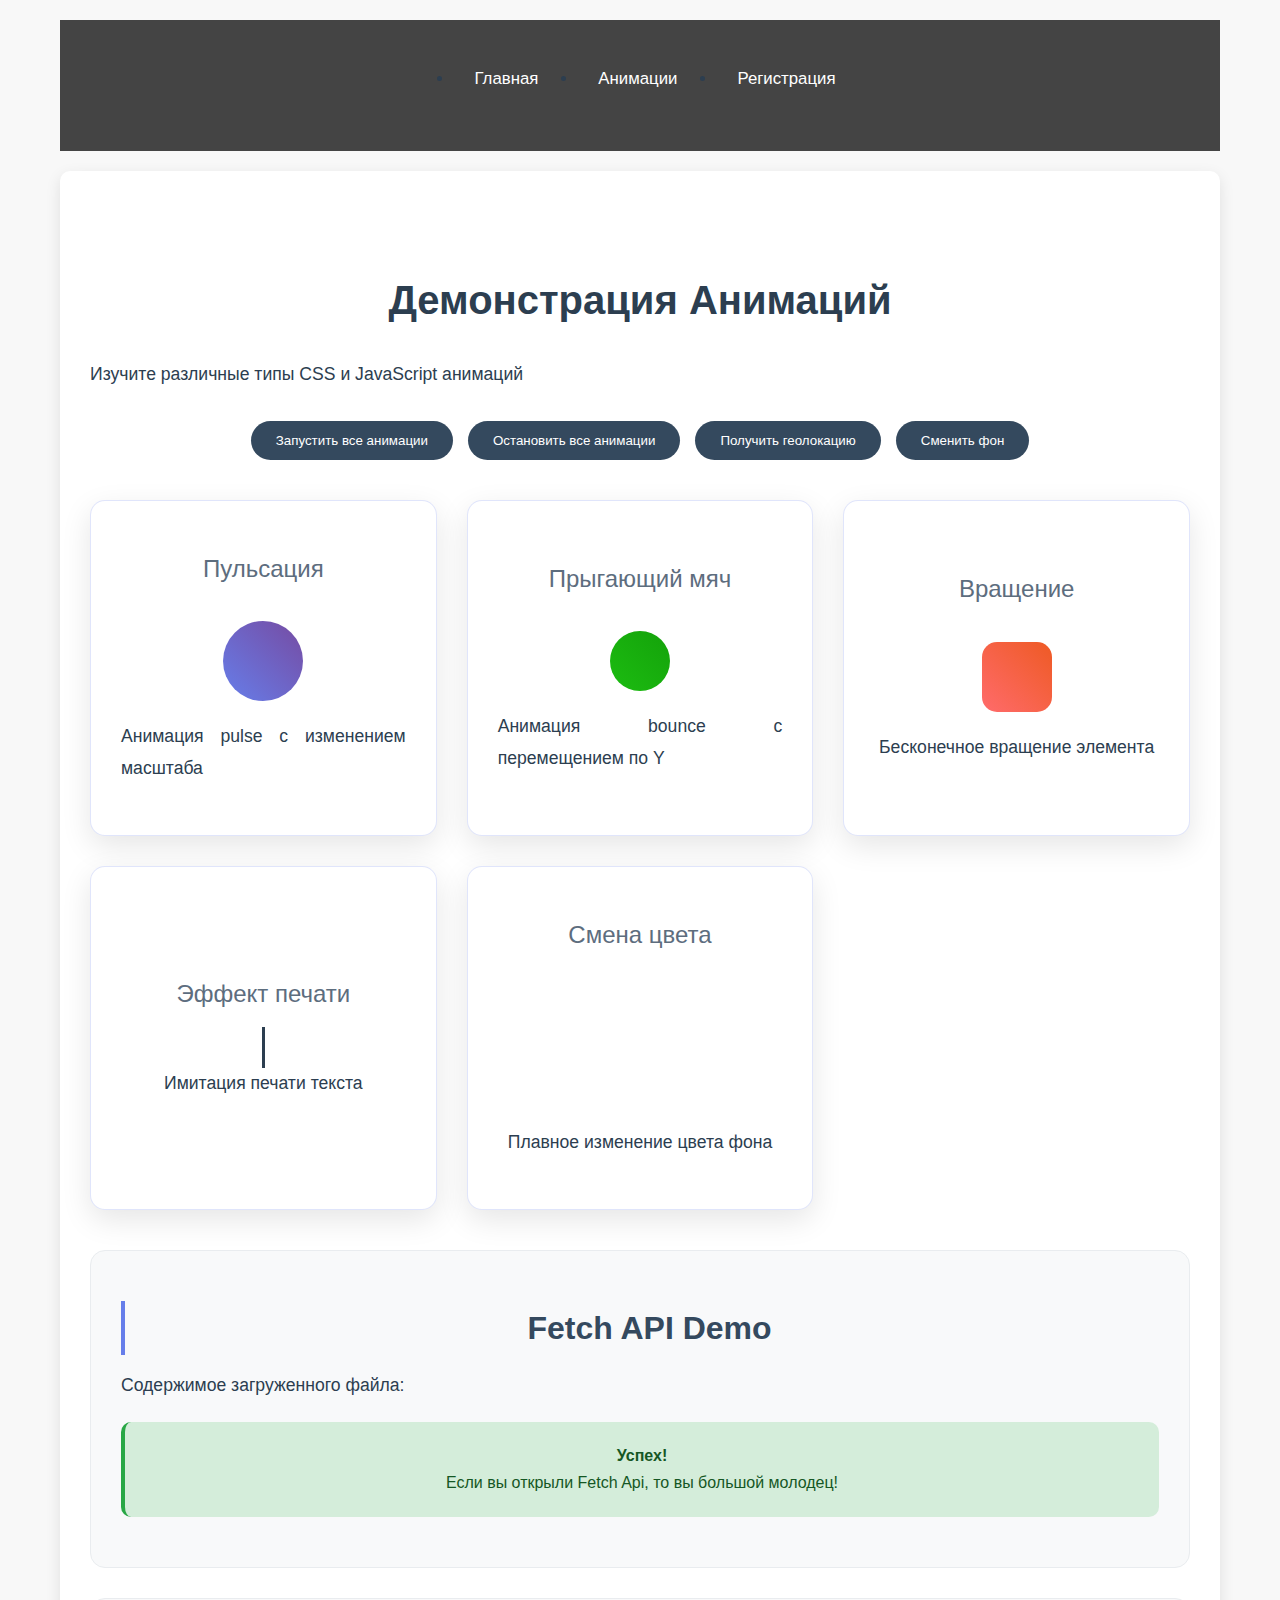
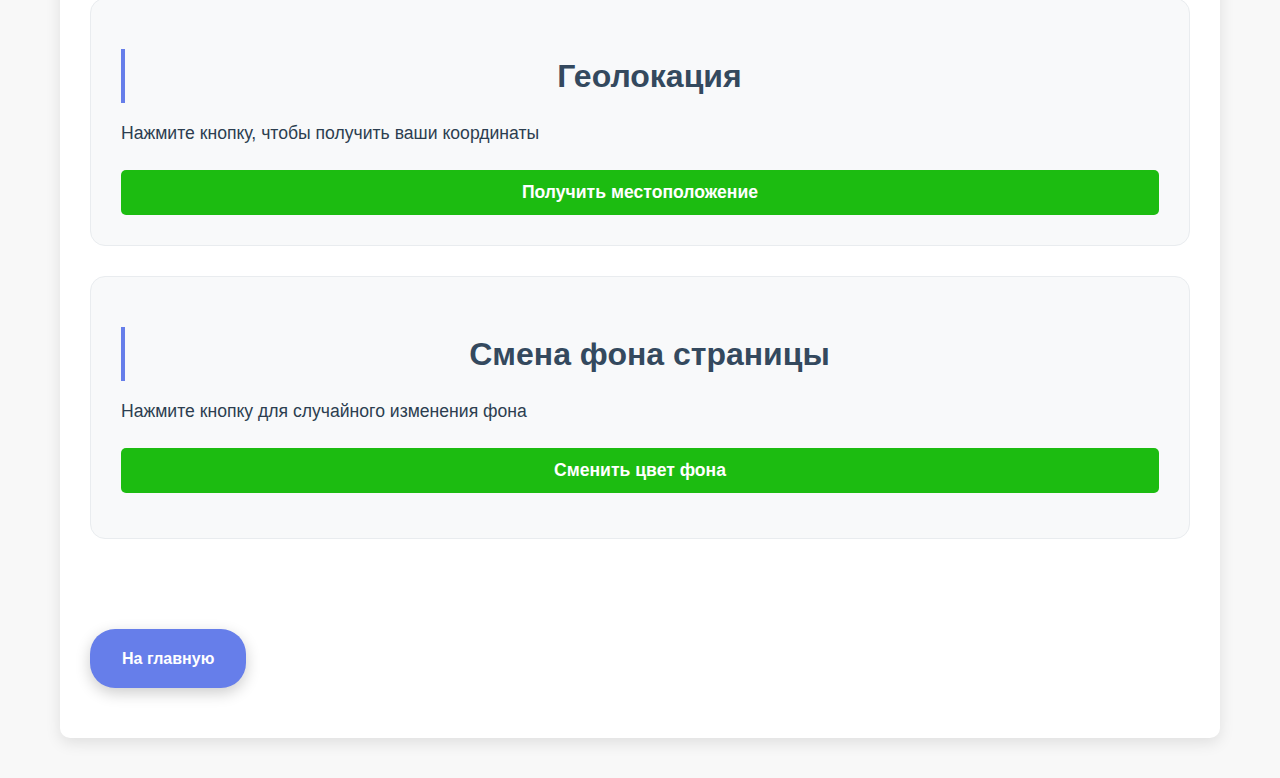
<file: animation.html>
<!DOCTYPE html>
<html lang="ru">
<head>
    <meta charset="UTF-8">
    <meta name="author" content="Ваше Имя">
    <title>Анимации - Технология VLAN</title>
    <link rel="stylesheet" href="style.css">
    <style>
        .animation-section {
            padding: 40px 0;
            text-align: center;
        }

        .animation-container {
            display: grid;
            grid-template-columns: repeat(auto-fit, minmax(300px, 1fr));
            gap: 30px;
            margin: 40px 0;
        }

        .animation-box {
            background: white;
            padding: 30px;
            border-radius: 15px;
            box-shadow: 0 10px 30px rgba(0,0,0,0.1);
            min-height: 250px;
            display: flex;
            flex-direction: column;
            align-items: center;
            justify-content: center;
            transition: all 0.3s ease;
            border: 1px solid rgba(102, 126, 234, 0.2);
        }

        .animation-box:hover {
            transform: translateY(-5px);
            box-shadow: 0 15px 35px rgba(0,0,0,0.15);
        }

        /* Анимированные элементы */
        .pulse-circle {
            width: 80px;
            height: 80px;
            background: linear-gradient(45deg, #667eea, #764ba2);
            border-radius: 50%;
            animation: pulse 2s infinite;
            margin: 20px 0;
        }

        .bouncing-ball {
            width: 60px;
            height: 60px;
            background: linear-gradient(45deg, #1cbc11, #14a20a);
            border-radius: 50%;
            animation: bounce 1s infinite alternate;
            margin: 20px 0;
        }

        .rotating-square {
            width: 70px;
            height: 70px;
            background: linear-gradient(45deg, #ff6b6b, #ee5a24);
            animation: rotate 3s linear infinite;
            margin: 20px 0;
            border-radius: 15px;
        }

        .typing-text {
            font-size: 1.5em;
            font-weight: bold;
            color: #2c3e50;
            border-right: 3px solid #2c3e50;
            white-space: nowrap;
            overflow: hidden;
            width: 0;
            animation: typing 3s steps(20) infinite, blink 0.5s step-end infinite alternate;
        }

        .color-changing-box {
            width: 120px;
            height: 120px;
            border-radius: 20px;
            animation: colorChange 4s ease-in-out infinite;
            margin: 20px 0;
        }

        /* Ключевые кадры анимаций */
        @keyframes pulse {
            0%, 100% { transform: scale(1); }
            50% { transform: scale(1.1); }
        }

        @keyframes bounce {
            0% { transform: translateY(0); }
            100% { transform: translateY(-30px); }
        }

        @keyframes rotate {
            0% { transform: rotate(0deg); }
            100% { transform: rotate(360deg); }
        }

        @keyframes typing {
            0% { width: 0; }
            50% { width: 100%; }
            100% { width: 0; }
        }

        @keyframes blink {
            50% { border-color: transparent; }
        }

        @keyframes colorChange {
            0% { background: #667eea; }
            25% { background: #764ba2; }
            50% { background: #f093fb; }
            75% { background: #f5576c; }
            100% { background: #667eea; }
        }

        .animation-controls {
            display: flex;
            gap: 15px;
            justify-content: center;
            margin: 30px 0;
            flex-wrap: wrap;
        }

        .control-btn {
            padding: 12px 25px;
            background: #34495e;
            color: white;
            border: none;
            border-radius: 25px;
            cursor: pointer;
            transition: all 0.3s ease;
            font-weight: 500;
        }

        .control-btn:hover {
            background: #2c3e50;
            transform: translateY(-2px);
        }

        .geo-section {
            background: #f8f9fa;
            padding: 30px;
            border-radius: 15px;
            margin: 30px 0;
            border: 1px solid #e9ecef;
        }

        .coordinates {
            font-family: monospace;
            background: #2c3e50;
            color: white;
            padding: 15px;
            border-radius: 10px;
            margin: 15px 0;
            display: none;
        }
        
        .fetch-result {
            background: #e8f4f8;
            padding: 20px;
            border-radius: 10px;
            margin: 20px 0;
            border-left: 4px solid #667eea;
        }
    </style>
</head>
<body>
    <nav class="navbar">
        <ul class="nav-menu">
            <li class="nav-item"><a href="index.html" class="nav-link">Главная</a></li>
            <li class="nav-item"><a href="animation.html" class="nav-link">Анимации</a></li>
            <li class="nav-item"><a href="registration.html" class="nav-link">Регистрация</a></li>
        </ul>
    </nav>

    <div class="content-container">
        <section class="animation-section">
            <h1>Демонстрация Анимаций</h1>
            <p>Изучите различные типы CSS и JavaScript анимаций</p>

            <div class="animation-controls">
                <button class="control-btn" id="startAnimations">Запустить все анимации</button>
                <button class="control-btn" id="stopAnimations">Остановить все анимации</button>
                <button class="control-btn" id="getLocation">Получить геолокацию</button>
                <button class="control-btn" id="changeBackground">Сменить фон</button>
            </div>

            <div class="animation-container">
                <div class="animation-box">
                    <h3>Пульсация</h3>
                    <div class="pulse-circle"></div>
                    <p>Анимация pulse с изменением масштаба</p>
                </div>

                <div class="animation-box">
                    <h3>Прыгающий мяч</h3>
                    <div class="bouncing-ball"></div>
                    <p>Анимация bounce с перемещением по Y</p>
                </div>

                <div class="animation-box">
                    <h3>Вращение</h3>
                    <div class="rotating-square"></div>
                    <p>Бесконечное вращение элемента</p>
                </div>

                <div class="animation-box">
                    <h3>Эффект печати</h3>
                    <div class="typing-text">Технология VLAN</div>
                    <p>Имитация печати текста</p>
                </div>

                <div class="animation-box">
                    <h3>Смена цвета</h3>
                    <div class="color-changing-box"></div>
                    <p>Плавное изменение цвета фона</p>
                </div>
            </div>

            <!-- Секция Fetch API -->
            <div class="geo-section">
                <h2>Fetch API Demo</h2>
                <p>Содержимое загруженного файла:</p>
                <div id="fetch-content" class="fetch-result">
                    Загрузка...
                </div>
            </div>

            <div class="geo-section">
                <h2>Геолокация</h2>
                <p>Нажмите кнопку, чтобы получить ваши координаты</p>
                <button class="btn" id="getLocationBtn">Получить местоположение</button>
                <div id="coordinates" class="coordinates"></div>
            </div>

            <div class="geo-section">
                <h2>Смена фона страницы</h2>
                <p>Нажмите кнопку для случайного изменения фона</p>
                <button class="btn" id="changeBackgroundBtn">Сменить цвет фона</button>
                <div id="color-info" style="margin-top: 15px; font-weight: bold;"></div>
            </div>
        </section>

        <a href="index.html" class="home-btn">На главную</a>
    </div>

   <script>
    // Функции для анимаций
    function startAllAnimations() {
        const animatedElements = document.querySelectorAll('.pulse-circle, .bouncing-ball, .rotating-square, .typing-text, .color-changing-box');
        animatedElements.forEach(el => {
            el.style.animationPlayState = 'running';
        });
        alert('Все анимации запущены!');
    }

    function stopAllAnimations() {
        const animatedElements = document.querySelectorAll('.pulse-circle, .bouncing-ball, .rotating-square, .typing-text, .color-changing-box');
        animatedElements.forEach(el => {
            el.style.animationPlayState = 'paused';
        });
        alert('Все анимации остановлены!');
    }

    // Геолокация
    function getLocation() {
        if (navigator.geolocation) {
            navigator.geolocation.getCurrentPosition(showPosition, showError);
        } else {
            alert("Geolocation не поддерживается вашим браузером");
        }
    }

    function showPosition(position) {
        const coordsDiv = document.getElementById('coordinates');
        if (coordsDiv) {
            coordsDiv.innerHTML = `
                <strong>Ваши координаты:</strong><br>
                Широта: ${position.coords.latitude}<br>
                Долгота: ${position.coords.longitude}<br>
                Точность: ${position.coords.accuracy} метров
            `;
            coordsDiv.style.display = 'block';
        }
    }

    function showError(error) {
        let message = "Ошибка при получении геолокации: ";
        switch(error.code) {
            case error.PERMISSION_DENIED:
                message += "Пользователь отклонил запрос";
                break;
            case error.POSITION_UNAVAILABLE:
                message += "Информация о местоположении недоступна";
                break;
            case error.TIMEOUT:
                message += "Время запроса истекло";
                break;
            case error.UNKNOWN_ERROR:
                message += "Неизвестная ошибка";
                break;
        }
        alert(message);
    }

    // Смена цвета фона
    function changeBackgroundColor() {
        const colors = [
            { code: '#ffffff', name: 'Белый' },
            { code: '#ff6b6b', name: 'Красный' },
            { code: '#4ecdc4', name: 'Бирюзовый' },
            { code: '#45b7d1', name: 'Голубой' },
            { code: '#96ceb4', name: 'Зеленый' },
            { code: '#feca57', name: 'Желтый' },
            { code: '#ff9ff3', name: 'Розовый' },
            { code: '#54a0ff', name: 'Синий' }
        ];
        
        const randomColor = colors[Math.floor(Math.random() * colors.length)];
        document.body.style.backgroundColor = randomColor.code;
        
        const colorInfo = document.getElementById('color-info');
        if (colorInfo) {
            colorInfo.innerHTML = `
                <div style="background: ${randomColor.code}; padding: 10px; border-radius: 5px; color: ${randomColor.code === '#ffffff' ? '#000' : '#fff'}">
                    Текущий цвет: ${randomColor.code} - ${randomColor.name}
                </div>
            `;
        }
    }

    // Fetch API - УПРОЩЕННАЯ ВЕРСИЯ
    function loadFetchAPI() {
        // Пробуем разные пути к файлу
        const possiblePaths = [
            'fetch_api.txt',
            './fetch_api.txt',
            'html_номер/fetch_api.txt'
        ];

        let fetchAttempts = 0;

        function tryFetch(path) {
            fetch(path)
                .then(response => {
                    if (!response.ok) {
                        throw new Error(`HTTP error! status: ${response.status}`);
                    }
                    return response.text();
                })
                .then(data => {
                    console.log('Файл успешно загружен:', data);
                    const fetchElement = document.getElementById('fetch-content');
                    if (fetchElement) {
                        fetchElement.innerHTML = `<strong>Успех!</strong><br>${data}`;
                        fetchElement.style.background = '#d4edda';
                        fetchElement.style.color = '#155724';
                        fetchElement.style.borderLeft = '4px solid #28a745';
                    }
                })
                .catch(error => {
                    console.warn(`Не удалось загрузить по пути: ${path}`, error);
                    fetchAttempts++;
                    
                    if (fetchAttempts < possiblePaths.length) {
                        // Пробуем следующий путь
                        tryFetch(possiblePaths[fetchAttempts]);
                    } else {
                        // Все пути провалились, показываем сообщение
                        const fetchElement = document.getElementById('fetch-content');
                        if (fetchElement) {
                            fetchElement.innerHTML = `
                                <strong>Файл fetch_api.txt не найден!</strong><br>
                                Создайте файл в папке проекта с содержимым:<br>
                                <em>"Если вы открыли Fetch Api, то вы большой молодец!"</em>
                                <br><br>
                                <button onclick="createDemoFile()" style="padding: 10px; background: #007bff; color: white; border: none; border-radius: 5px; cursor: pointer;">
                                    Создать демо-файл
                                </button>
                            `;
                            fetchElement.style.background = '#f8d7da';
                            fetchElement.style.color = '#721c24';
                            fetchElement.style.borderLeft = '4px solid #dc3545';
                        }
                    }
                });
        }

        // Начинаем с первого пути
        tryFetch(possiblePaths[0]);
    }

    // Функция для создания демо-файла
    function createDemoFile() {
        // Создаем виртуальный файл для демонстрации
        const demoContent = "Если вы открыли Fetch Api, то вы большой молодец! (демо-версия)";
        const fetchElement = document.getElementById('fetch-content');
        if (fetchElement) {
            fetchElement.innerHTML = `<strong>Демо-режим!</strong><br>${demoContent}`;
            fetchElement.style.background = '#fff3cd';
            fetchElement.style.color = '#856404';
            fetchElement.style.borderLeft = '4px solid #ffc107';
        }
        alert('Демо-файл создан! В реальном проекте создайте файл fetch_api.txt в папке с сайтом.');
    }

    // Назначение обработчиков событий после загрузки DOM
    document.addEventListener('DOMContentLoaded', function() {
        console.log('DOM загружен, инициализируем Fetch API...');
        
        // Загрузка Fetch API
        loadFetchAPI();

        // Обработчики для кнопок управления анимациями
        document.getElementById('startAnimations').addEventListener('click', startAllAnimations);
        document.getElementById('stopAnimations').addEventListener('click', stopAllAnimations);
        document.getElementById('getLocation').addEventListener('click', getLocation);
        document.getElementById('changeBackground').addEventListener('click', changeBackgroundColor);
        
        // Обработчики для кнопок в секциях
        document.getElementById('getLocationBtn').addEventListener('click', getLocation);
        document.getElementById('changeBackgroundBtn').addEventListener('click', changeBackgroundColor);

        console.log('Все обработчики назначены!');
    });
</script>
</body>
</html>
</file>
<file: style.css>
/* Общие стили */
* {
    margin: 0;
    padding: 0;
    box-sizing: border-box;
}

body {
    font-family: 'Arial', sans-serif;
    font-size: 16px;
    color: #333;
    background-color: #f8f8f8;
    line-height: 1.7;
    max-width: 1200px;
    margin: 0 auto;
    padding: 20px;
}

/* Синяя горизонтальная линия */
.blue-line {
    border: 2px solid blue;
    margin: 20px 0;
    width: 100%;
}

/* Контейнер для контента */
.content-container {
    background: white;
    padding: 30px;
    border-radius: 10px;
    box-shadow: 0 5px 15px rgba(0,0,0,0.1);
    margin: 20px 0;
}

/* Форматирование заголовков */
h1 {
    font-size: 2.5em;
    color: #2c3e50;
    margin: 25px 0;
    text-align: center;
    font-weight: bold;
}

h2 {
    font-size: 2em;
    color: #34495e;
    margin: 20px 0 15px 0;
    font-weight: 600;
    border-left: 4px solid #667eea;
    padding-left: 15px;
}

h3 {
    font-size: 1.5em;
    color: #5d6d7e;
    margin: 18px 0 12px 0;
    font-weight: 500;
}

/* Форматирование параграфов */
p {
    font-size: 1.1em;
    color: #2c3e50;
    margin-bottom: 20px;
    text-align: justify;
    line-height: 1.8;
}

/* Форматирование списков */
ul, ol {
    margin: 20px 0;
    padding-left: 30px;
}

ul li, ol li {
    margin-bottom: 12px;
    font-size: 1.05em;
    line-height: 1.6;
}

ul li {
    list-style-type: disc;
    color: #2c3e50;
}

ol li {
    list-style-type: decimal;
    color: #2c3e50;
}

/* Ссылки */
ul li a, ol li a {
    color: #667eea;
    text-decoration: none;
    font-weight: 500;
    transition: color 0.3s ease;
}

ul li a:hover, ol li a:hover {
    color: #5a67d8;
    text-decoration: underline;
}

/* Картинки */
.main-image {
    border-radius: 15px;
    box-shadow: 0 10px 30px rgba(0,0,0,0.3);
    max-width: 600px;
    width: 100%;
    height: auto;
    display: block;
    margin: 20px auto;
}

.content-image {
    max-width: 500px;
    width: 100%;
    height: auto;
    display: block;
    margin: 20px auto;
    border-radius: 10px;
    box-shadow: 0 5px 15px rgba(0,0,0,0.2);
}

/* Картинка слева от текста */
.image-text-container {
    display: flex;
    align-items: flex-start;
    gap: 25px;
    margin: 30px 0;
    background: white;
    padding: 20px;
    border-radius: 10px;
    box-shadow: 0 5px 15px rgba(0,0,0,0.1);
}

.left-image {
    max-width: 300px;
    border-radius: 10px;
    box-shadow: 0 5px 15px rgba(0,0,0,0.2);
}

.text-content {
    flex: 1;
}

/* Таблица */
.vlan-table {
    width: 100%;
    border-collapse: collapse;
    margin: 25px 0;
    background: white;
    box-shadow: 0 5px 15px rgba(0,0,0,0.1);
    border-radius: 8px;
    overflow: hidden;
}

.vlan-table th,
.vlan-table td {
    border: 2px solid #34495e;
    padding: 15px;
    text-align: left;
    font-size: 1.05em;
}

.vlan-table th {
    background: #667eea;
    color: white;
    font-weight: bold;
    font-size: 1.1em;
    text-align: center;
}

.vlan-table tr:nth-child(even) {
    background-color: #f8f9fa;
}

.vlan-table tr:hover {
    background-color: #e8f4f8;
}

/* Форма регистрации */
.registration-form {
    width: 320px;
    padding: 15px;
    background: #fff;
    border-radius: 10px;
    box-shadow: 0 5px 15px rgba(0,0,0,0.2);
    margin: 30px auto;
}

.form-group {
    margin-bottom: 15px;
}

.form-input {
    width: 100%;
    padding: 12px;
    border: 2px solid #ccc;
    border-radius: 5px;
    font-size: 1em;
    transition: border-color 0.3s ease;
}

.form-input:focus {
    border-color: #1cbc11;
    outline: none;
}

.btn {
    background: #1cbc11;
    color: white;
    padding: 12px 30px;
    border: none;
    border-radius: 5px;
    font-size: 1.1em;
    cursor: pointer;
    transition: background 0.3s ease;
    display: block;
    width: 100%;
    font-weight: bold;
}

.btn:hover {
    background: #14a20a;
}

/* Кнопка домой */
.home-btn {
    background: #667eea;
    color: white;
    padding: 1em 2em;
    border: none;
    border-radius: 25px;
    text-decoration: none;
    display: inline-block;
    font-size: 1em;
    margin: 20px 0;
    box-shadow: 0 5px 15px rgba(0,0,0,0.2);
    transition: all 0.3s ease;
    font-weight: bold;
    text-align: center;
}

.home-btn:hover {
    transform: translateY(-2px);
    box-shadow: 0 8px 25px rgba(0,0,0,0.3);
    background: #5a67d8;
}

/* Навигация */
.navbar {
    background: #444;
    padding: 1rem 0;
    margin-bottom: 20px;
}

.nav-menu {
    list-style: none;
    display: flex;
    justify-content: center;
    gap: 20px;
}

.nav-item {
    position: relative;
}

.nav-link {
    color: #fff;
    text-decoration: none;
    padding: 10px 20px;
    display: block;
    transition: all 0.3s ease;
    border-radius: 5px;
}

.nav-link:hover {
    background: #555;
}

/* Выпадающее меню */
.dropdown-menu {
    position: absolute;
    top: 100%;
    left: 0;
    background: #333;
    min-width: 200px;
    list-style: none;
    opacity: 0;
    visibility: hidden;
    transform: translateY(-10px);
    transition: all 0.3s ease;
    border-radius: 5px;
    box-shadow: 0 5px 15px rgba(0,0,0,0.3);
}

.nav-item:hover .dropdown-menu {
    opacity: 1;
    visibility: visible;
    transform: translateY(0);
}

.dropdown-link {
    color: #fff;
    padding: 12px 20px;
    display: block;
    text-decoration: none;
    transition: background 0.3s ease;
    border-bottom: 1px solid #444;
}

.dropdown-link:hover {
    background: #444;
}

/* Стили для модального окна */
.modal {
    display: none;
    position: fixed;
    z-index: 1000;
    left: 0;
    top: 0;
    width: 100%;
    height: 100%;
    background-color: rgba(0,0,0,0.5);
    animation: fadeIn 0.3s ease;
}

.modal-content {
    background: linear-gradient(135deg, #667eea, #764ba2);
    margin: 15% auto;
    padding: 40px;
    border-radius: 20px;
    width: 80%;
    max-width: 500px;
    text-align: center;
    color: white;
    box-shadow: 0 20px 40px rgba(0,0,0,0.3);
    animation: slideIn 0.3s ease;
    position: relative;
}

.modal-content h2 {
    color: white;
    border-left: none;
    padding-left: 0;
    margin-bottom: 20px;
    font-size: 2em;
}

.modal-content p {
    color: rgba(255,255,255,0.9);
    background: none;
    padding: 0;
    border-left: none;
    font-size: 1.2em;
    line-height: 1.6;
}

.close-modal {
    position: absolute;
    top: 15px;
    right: 20px;
    color: white;
    font-size: 28px;
    font-weight: bold;
    cursor: pointer;
    transition: color 0.3s ease;
}

.close-modal:hover {
    color: #ffeb3b;
}

.welcome-btn {
    background: rgba(255,255,255,0.2);
    color: white;
    border: 2px solid white;
    padding: 12px 30px;
    border-radius: 25px;
    font-size: 1.1em;
    cursor: pointer;
    transition: all 0.3s ease;
    margin-top: 20px;
    font-weight: bold;
}

.welcome-btn:hover {
    background: white;
    color: #667eea;
    transform: translateY(-2px);
}

/* Анимации для модального окна */
@keyframes fadeIn {
    from { opacity: 0; }
    to { opacity: 1; }
}

@keyframes slideIn {
    from { 
        opacity: 0;
        transform: translateY(-50px);
    }
    to { 
        opacity: 1;
        transform: translateY(0);
    }
}

/* Адаптивность */
@media (max-width: 768px) {
    body {
        padding: 15px;
        font-size: 14px;
    }
    
    h1 {
        font-size: 2em;
    }
    
    h2 {
        font-size: 1.5em;
    }
    
    .image-text-container {
        flex-direction: column;
    }
    
    .left-image {
        max-width: 100%;
    }
    
    .nav-menu {
        flex-direction: column;
        gap: 10px;
    }
    
    .modal-content {
        margin: 10% auto;
        padding: 30px 20px;
    }
}
</file>
